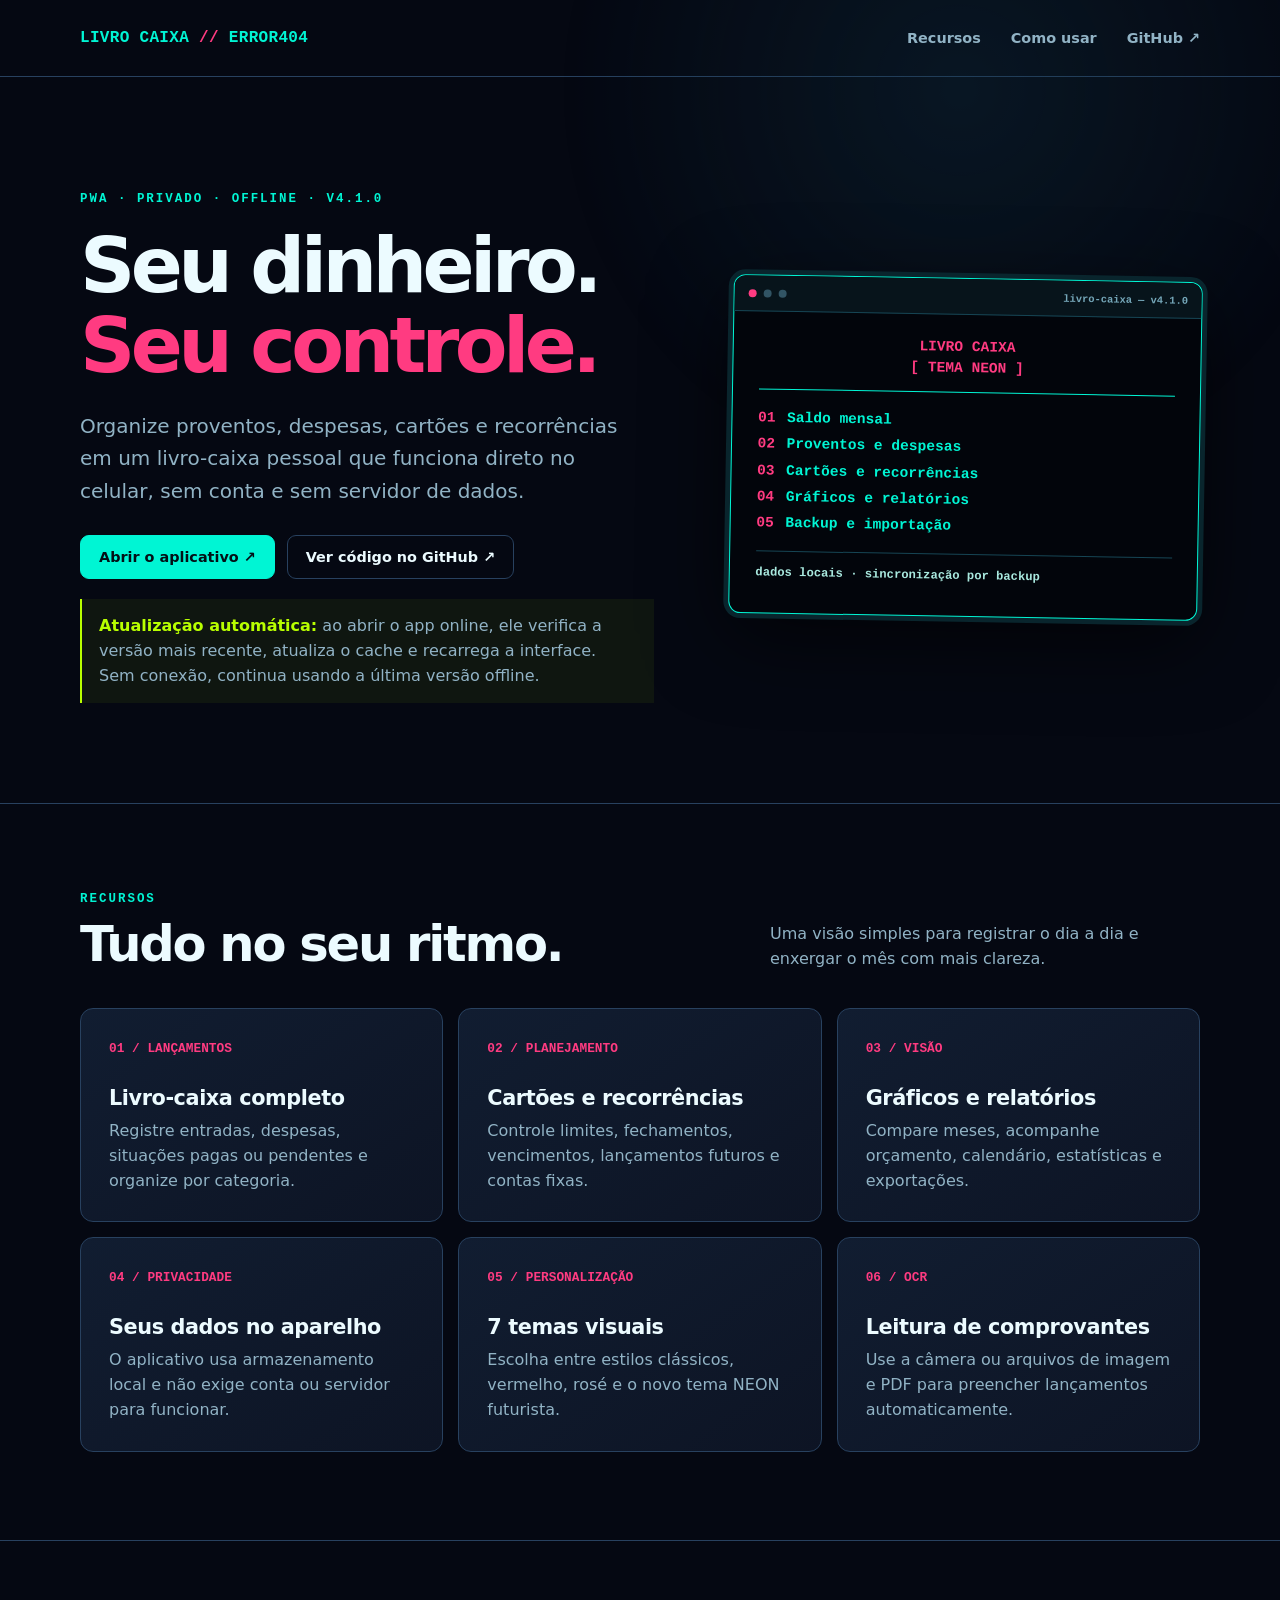
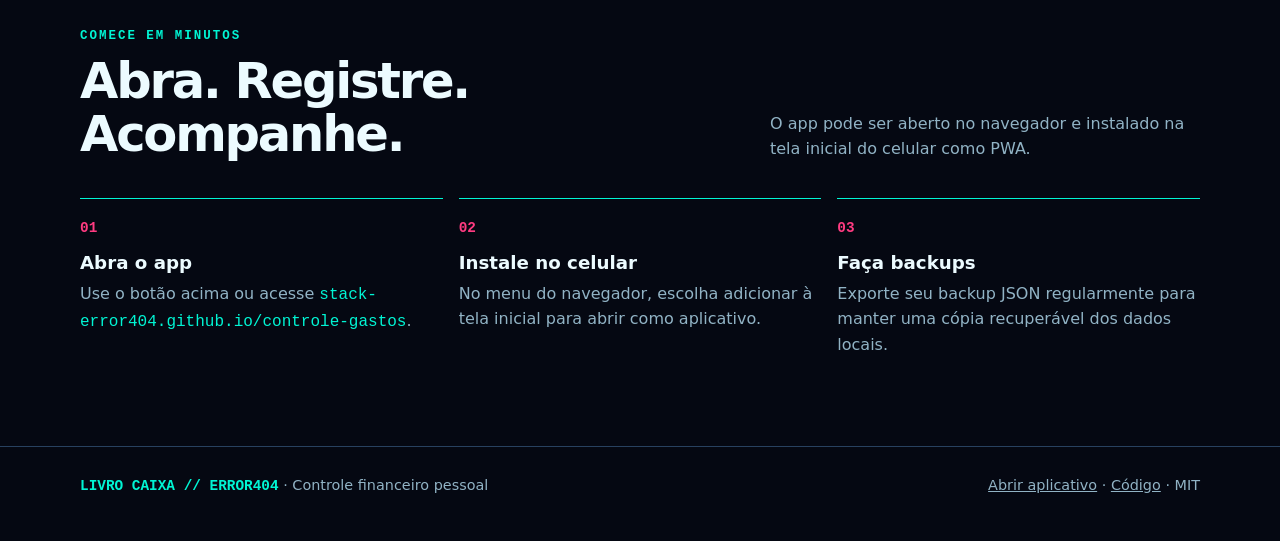
<file: docs/index.html>
<!doctype html>
<html lang="pt-BR">
<head>
  <meta charset="utf-8">
  <meta name="viewport" content="width=device-width, initial-scale=1">
  <meta name="theme-color" content="#050812">
  <meta name="description" content="Livro Caixa: controle financeiro pessoal, offline, privado e com tema NEON.">
  <title>Livro Caixa — Controle financeiro pessoal</title>
  <style>
    :root{color-scheme:dark;--bg:#050812;--panel:#0d1424;--panel2:#111d31;--line:#28415f;--text:#ecfbff;--muted:#91b3c5;--cyan:#00f5d4;--lime:#b8ff00;--pink:#ff3b81;font-family:Inter,ui-sans-serif,system-ui,-apple-system,"Segoe UI",sans-serif}
    *{box-sizing:border-box}html{scroll-behavior:smooth}body{margin:0;min-width:320px;color:var(--text);background:var(--bg)}body::before{content:"";position:fixed;inset:0;pointer-events:none;opacity:.32;background:radial-gradient(circle at 75% 10%,#12374a 0,transparent 32%),linear-gradient(transparent 96%,#10253a 100%);background-size:auto,100% 5px}a{color:inherit}a:focus-visible,button:focus-visible{outline:2px solid var(--cyan);outline-offset:4px}.wrap{width:min(1120px,calc(100% - 48px));margin-inline:auto;position:relative}header{border-bottom:1px solid var(--line)}.topbar{min-height:76px;display:flex;align-items:center;justify-content:space-between;gap:20px}.brand{font:800 1rem ui-monospace,SFMono-Regular,Consolas,monospace;letter-spacing:.02em;text-decoration:none;color:var(--cyan)}.brand span{color:var(--pink)}nav{display:flex;gap:clamp(14px,3vw,30px);align-items:center}nav a{font-size:.9rem;font-weight:650;text-decoration:none;color:var(--muted)}nav a:hover{color:var(--cyan)}
    .hero{padding:clamp(58px,9vw,118px) 0 100px;display:grid;grid-template-columns:1.1fr .9fr;align-items:center;gap:clamp(32px,6vw,78px)}.eyebrow{color:var(--cyan);font:700 .78rem ui-monospace,SFMono-Regular,Consolas,monospace;letter-spacing:.16em;text-transform:uppercase}h1{font-size:clamp(2.6rem,6vw,5rem);line-height:1.04;letter-spacing:-.06em;margin:20px 0 24px;max-width:680px}h1 em{display:block;color:var(--pink);font-style:normal}.lead{color:var(--muted);font-size:clamp(1.05rem,1.8vw,1.25rem);line-height:1.62;max-width:590px;margin:0 0 28px}.links{display:flex;flex-wrap:wrap;gap:12px;margin-top:28px}.btn{border:1px solid var(--line);border-radius:9px;padding:13px 18px;text-decoration:none;font-weight:750;font-size:.9rem}.btn-primary{color:#031016;background:var(--cyan);border-color:var(--cyan)}.btn-primary:hover{background:#70ffe9}.btn-secondary:hover{color:var(--cyan);border-color:var(--cyan)}
    .console{border:1px solid var(--cyan);background:#02050b;border-radius:12px;box-shadow:0 0 0 5px #09252d,0 22px 80px #000a;overflow:hidden;transform:rotate(1deg)}.console-head{display:flex;gap:7px;align-items:center;height:36px;padding:0 14px;border-bottom:1px solid #164554;background:#07141b}.dot{width:8px;height:8px;border-radius:50%;background:#315464}.dot:first-child{background:var(--pink)}.console-head small{margin-left:auto;color:#75a7b9;font:600 .65rem ui-monospace,SFMono-Regular,Consolas,monospace}.console-body{padding:22px clamp(17px,2vw,30px) 28px;color:var(--cyan);font:600 clamp(.75rem,1.2vw,.91rem)/1.8 ui-monospace,SFMono-Regular,Consolas,monospace}.console-title{color:var(--pink);font-weight:800;text-align:center;line-height:1.45;margin-bottom:15px;border-bottom:1px solid var(--cyan);padding-bottom:13px}.console-row{display:flex;gap:16px}.console-row b{width:13px;color:var(--pink)}.console-foot{border-top:1px solid #164554;margin-top:15px;padding-top:11px;color:#a9e9df;font-size:.76rem}
    .section{padding:88px 0;border-top:1px solid var(--line)}.section-top{display:flex;justify-content:space-between;align-items:end;gap:24px;margin-bottom:36px}h2{font-size:clamp(2rem,4vw,3.1rem);letter-spacing:-.045em;line-height:1.08;margin:12px 0 0}.section-top p{max-width:430px;color:var(--muted);line-height:1.6;margin:0}.grid{display:grid;grid-template-columns:repeat(3,minmax(0,1fr));gap:15px}.card{background:linear-gradient(145deg,var(--panel2),var(--panel));border:1px solid var(--line);border-radius:13px;padding:28px;min-height:205px}.card .index{color:var(--pink);font:700 .8rem ui-monospace,SFMono-Regular,Consolas,monospace}.card h3{font-size:1.3rem;letter-spacing:-.02em;margin:30px 0 9px}.card p{color:var(--muted);line-height:1.55;margin:0}.steps{display:grid;grid-template-columns:repeat(3,1fr);gap:16px;counter-reset:steps}.step{border-top:1px solid var(--cyan);padding-top:18px}.step::before{counter-increment:steps;content:"0" counter(steps);color:var(--pink);font:700 .9rem ui-monospace,SFMono-Regular,Consolas,monospace}.step h3{font-size:1.14rem;margin:16px 0 8px}.step p{color:var(--muted);line-height:1.6;margin:0}.step code{color:var(--cyan);font-family:ui-monospace,SFMono-Regular,Consolas,monospace}.notice{margin-top:20px;padding:15px 17px;border-left:2px solid var(--lime);background:rgba(184,255,0,.06);color:var(--muted);line-height:1.55}.notice strong{color:var(--lime)}footer{border-top:1px solid var(--line);padding:30px 0 45px}.foot{display:flex;flex-wrap:wrap;justify-content:space-between;gap:20px;color:var(--muted);font-size:.9rem}.foot strong{color:var(--cyan);font-family:ui-monospace,SFMono-Regular,Consolas,monospace}.foot a:hover{color:var(--cyan)}
    @media(max-width:850px){.hero{grid-template-columns:1fr;padding-top:62px}.console{max-width:560px;transform:none}.grid{grid-template-columns:repeat(2,minmax(0,1fr))}}@media(max-width:620px){.wrap{width:min(100% - 30px,1120px)}.topbar{min-height:67px}.brand{font-size:.78rem}nav a{font-size:.8rem}nav a:first-child{display:none}.hero{padding-top:49px}.section{padding:64px 0}.section-top{display:block}.section-top p{margin-top:16px}.grid,.steps{grid-template-columns:1fr}.card{min-height:auto}.card h3{margin-top:17px}}
  </style>
</head>
<body>
  <header><div class="wrap topbar"><a class="brand" href="#inicio">LIVRO CAIXA <span>//</span> ERROR404</a><nav aria-label="Navegação principal"><a href="#recursos">Recursos</a><a href="#como-usar">Como usar</a><a href="https://github.com/stack-Error404/controle-gastos">GitHub ↗</a></nav></div></header>
  <main id="inicio">
    <section class="wrap hero" aria-labelledby="hero-title">
      <div>
        <div class="eyebrow">PWA · privado · offline · v4.1.0</div>
        <h1 id="hero-title">Seu dinheiro.<em>Seu controle.</em></h1>
        <p class="lead">Organize proventos, despesas, cartões e recorrências em um livro-caixa pessoal que funciona direto no celular, sem conta e sem servidor de dados.</p>
        <div class="links"><a class="btn btn-primary" href="../index.html">Abrir o aplicativo ↗</a><a class="btn btn-secondary" href="https://github.com/stack-Error404/controle-gastos">Ver código no GitHub ↗</a></div>
        <div class="notice"><strong>Atualização automática:</strong> ao abrir o app online, ele verifica a versão mais recente, atualiza o cache e recarrega a interface. Sem conexão, continua usando a última versão offline.</div>
      </div>
      <div class="console" aria-label="Prévia do Livro Caixa"><div class="console-head"><span class="dot"></span><span class="dot"></span><span class="dot"></span><small>livro-caixa — v4.1.0</small></div><div class="console-body"><div class="console-title">LIVRO CAIXA<br>[ TEMA NEON ]</div><div class="console-row"><b>01</b><span>Saldo mensal</span></div><div class="console-row"><b>02</b><span>Proventos e despesas</span></div><div class="console-row"><b>03</b><span>Cartões e recorrências</span></div><div class="console-row"><b>04</b><span>Gráficos e relatórios</span></div><div class="console-row"><b>05</b><span>Backup e importação</span></div><div class="console-foot">dados locais · sincronização por backup</div></div></div>
    </section>
    <section class="section" id="recursos" aria-labelledby="features-title"><div class="wrap"><div class="section-top"><div><div class="eyebrow">Recursos</div><h2 id="features-title">Tudo no seu ritmo.</h2></div><p>Uma visão simples para registrar o dia a dia e enxergar o mês com mais clareza.</p></div><div class="grid"><article class="card"><span class="index">01 / LANÇAMENTOS</span><h3>Livro-caixa completo</h3><p>Registre entradas, despesas, situações pagas ou pendentes e organize por categoria.</p></article><article class="card"><span class="index">02 / PLANEJAMENTO</span><h3>Cartões e recorrências</h3><p>Controle limites, fechamentos, vencimentos, lançamentos futuros e contas fixas.</p></article><article class="card"><span class="index">03 / VISÃO</span><h3>Gráficos e relatórios</h3><p>Compare meses, acompanhe orçamento, calendário, estatísticas e exportações.</p></article><article class="card"><span class="index">04 / PRIVACIDADE</span><h3>Seus dados no aparelho</h3><p>O aplicativo usa armazenamento local e não exige conta ou servidor para funcionar.</p></article><article class="card"><span class="index">05 / PERSONALIZAÇÃO</span><h3>7 temas visuais</h3><p>Escolha entre estilos clássicos, vermelho, rosé e o novo tema NEON futurista.</p></article><article class="card"><span class="index">06 / OCR</span><h3>Leitura de comprovantes</h3><p>Use a câmera ou arquivos de imagem e PDF para preencher lançamentos automaticamente.</p></article></div></div></section>
    <section class="section" id="como-usar" aria-labelledby="how-title"><div class="wrap"><div class="section-top"><div><div class="eyebrow">Comece em minutos</div><h2 id="how-title">Abra. Registre. Acompanhe.</h2></div><p>O app pode ser aberto no navegador e instalado na tela inicial do celular como PWA.</p></div><div class="steps"><div class="step"><h3>Abra o app</h3><p>Use o botão acima ou acesse <code>stack-error404.github.io/controle-gastos</code>.</p></div><div class="step"><h3>Instale no celular</h3><p>No menu do navegador, escolha adicionar à tela inicial para abrir como aplicativo.</p></div><div class="step"><h3>Faça backups</h3><p>Exporte seu backup JSON regularmente para manter uma cópia recuperável dos dados locais.</p></div></div></div></section>
  </main>
  <footer><div class="wrap foot"><span><strong>LIVRO CAIXA // ERROR404</strong> · Controle financeiro pessoal</span><span><a href="../index.html">Abrir aplicativo</a> · <a href="https://github.com/stack-Error404/controle-gastos">Código</a> · MIT</span></div></footer>
</body>
</html>
</file>
